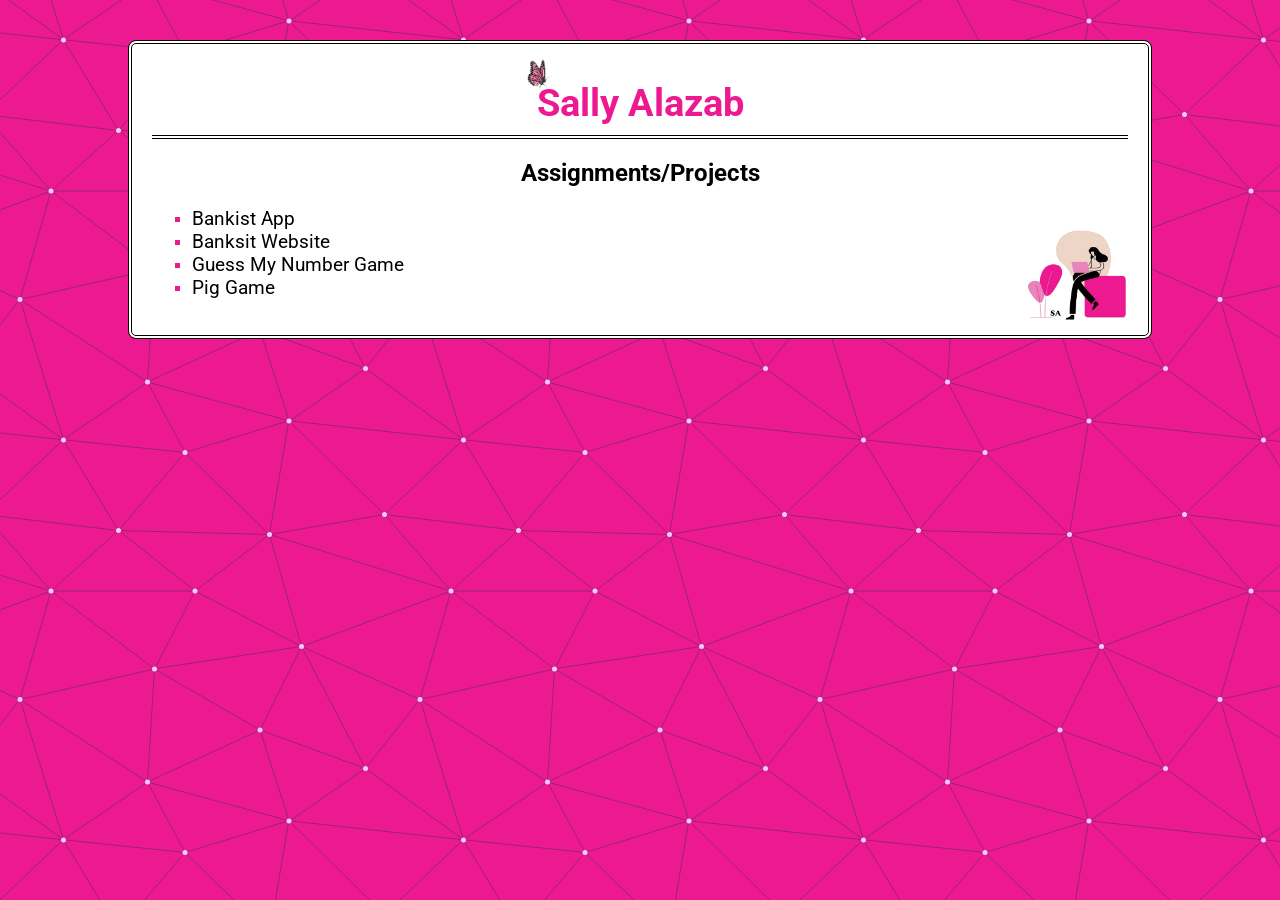
<file: index.html>
<!doctype html>
<html lang="en">
<head>
  <meta charset="utf-8">
  <title>Independent Study | Sally Alazab</title>
  <meta name="description" content="Independent Study Projects">
  <meta name="viewport" content="width=device-width, initial-scale=1.0">
  <meta name="author" content="Sally Alazab">
  <link href="assets/css/style.css" rel="stylesheet"/>
  <link rel="preconnect" href="https://fonts.googleapis.com">
  <link rel="preconnect" href="https://fonts.gstatic.com" crossorigin>
  <link href="https://fonts.googleapis.com/css2?family=Oswald:wght@200..700&family=Roboto:ital,wght@0,100;0,300;0,400;0,500;0,700;0,900;1,100;1,300;1,400;1,500;1,700;1,900&display=swap" rel="stylesheet">
</head>

<body>
  <main>
    <section class="container">
      <figure>
        <img src="assets/img/logo3.png" alt="logo">
      </figure>
      <h1>Sally Alazab</h1>
      <h2> Assignments/Projects</h2>
      <nav class="primary">
        <ul>
          <li><a href="bankist-app.index.html"> Bankist App</a></li>
          <li><a href="bankist-website.index.html"> Banksit Website</a></li>
          <li><a href="guessmynumber-game.index.html"> Guess My Number Game</a></li>
          <li><a href="pig-game.index.html"> Pig Game</a></li>
      </ul>
      </nav>
    </section>
    <footer>
      <figure>
        <img src="assets/img/logo1.png" alt="logo" >
      </figure>
    </footer>
  </main>
</body>
</html>
</file>
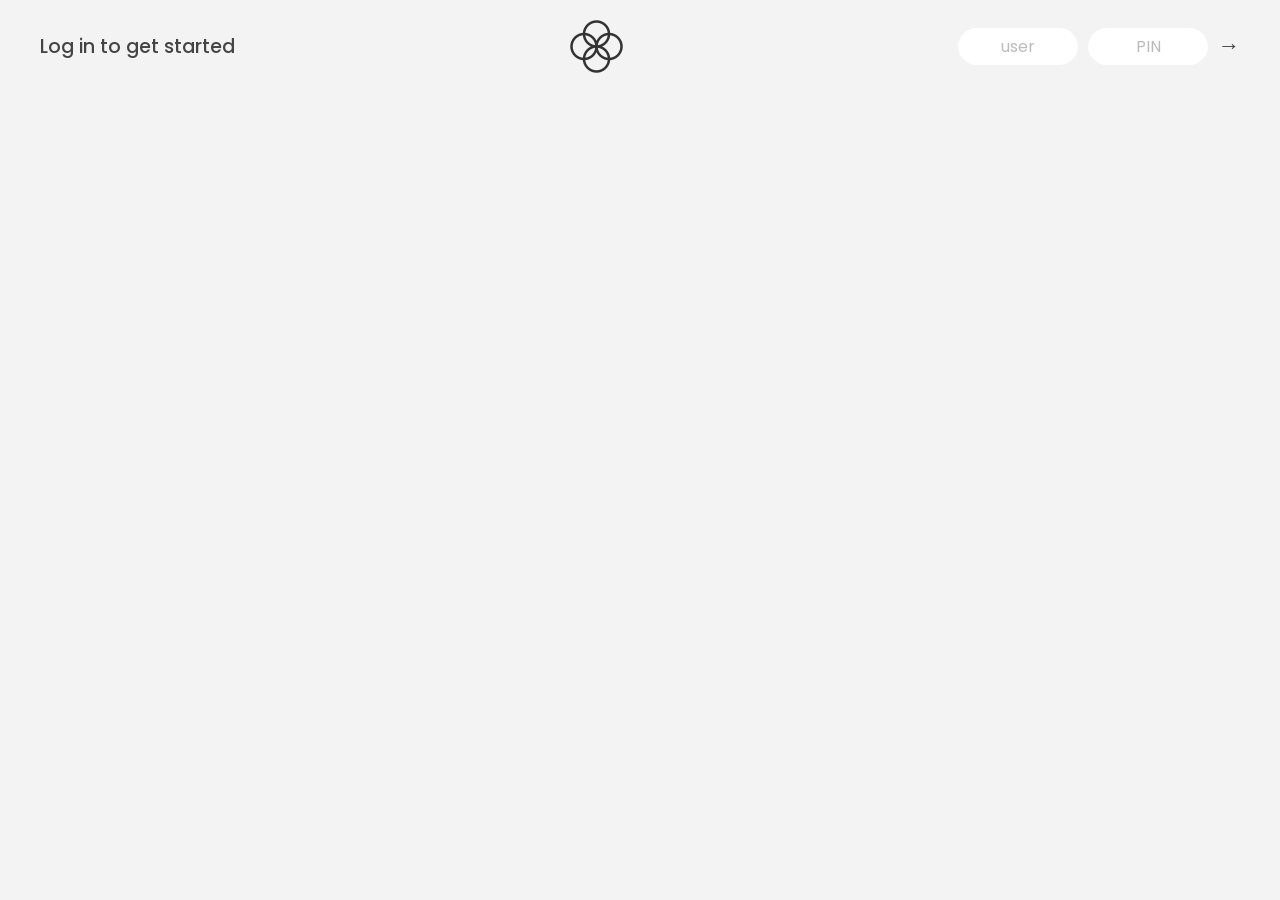
<file: bankist-app.index.html>
<!DOCTYPE html>
<html lang="en">
  <head>
    <meta charset="UTF-8" />
    <meta name="viewport" content="width=device-width, initial-scale=1.0" />
    <meta http-equiv="X-UA-Compatible" content="ie=edge" />
    <link rel="shortcut icon" type="image/png" href="assets/img/icon.png" />

    <link
      href="https://fonts.googleapis.com/css?family=Poppins:400,500,600&display=swap"
      rel="stylesheet"
    />

    <link rel="stylesheet" href="assets/css/bankist-style.css" />
    <title>Bankist</title>
  </head>
  <body>
    <!-- TOP NAVIGATION -->
    <nav>
      <p class="welcome">Log in to get started</p>
      <img src="assets/img/logo.png" alt="Logo" class="logo" />
      <form class="login">
        <input
          type="text"
          placeholder="user"
          class="login__input login__input--user"
        />
        <!-- In practice, use type="password" -->
        <input
          type="text"
          placeholder="PIN"
          maxlength="4"
          class="login__input login__input--pin"
        />
        <button class="login__btn">&rarr;</button>
      </form>
    </nav>

    <main class="app">
      <!-- BALANCE -->
      <div class="balance">
        <div>
          <p class="balance__label">Current balance</p>
          <p class="balance__date">
            As of <span class="date">05/03/2037</span>
          </p>
        </div>
        <p class="balance__value">0000€</p>
      </div>

      <!-- MOVEMENTS -->
      <div class="movements">
        <div class="movements__row">
          <div class="movements__type movements__type--deposit">2 deposit</div>
          <div class="movements__date">3 days ago</div>
          <div class="movements__value">4 000€</div>
        </div>
        <div class="movements__row">
          <div class="movements__type movements__type--withdrawal">
            1 withdrawal
          </div>
          <div class="movements__date">24/01/2037</div>
          <div class="movements__value">-378€</div>
        </div>
      </div>

      <!-- SUMMARY -->
      <div class="summary">
        <p class="summary__label">In</p>
        <p class="summary__value summary__value--in">0000€</p>
        <p class="summary__label">Out</p>
        <p class="summary__value summary__value--out">0000€</p>
        <p class="summary__label">Interest</p>
        <p class="summary__value summary__value--interest">0000€</p>
        <button class="btn--sort">&downarrow; SORT</button>
      </div>

      <!-- OPERATION: TRANSFERS -->
      <div class="operation operation--transfer">
        <h2>Transfer money</h2>
        <form class="form form--transfer">
          <input type="text" class="form__input form__input--to" />
          <input type="number" class="form__input form__input--amount" />
          <button class="form__btn form__btn--transfer">&rarr;</button>
          <label class="form__label">Transfer to</label>
          <label class="form__label">Amount</label>
        </form>
      </div>

      <!-- OPERATION: LOAN -->
      <div class="operation operation--loan">
        <h2>Request loan</h2>
        <form class="form form--loan">
          <input type="number" class="form__input form__input--loan-amount" />
          <button class="form__btn form__btn--loan">&rarr;</button>
          <label class="form__label form__label--loan">Amount</label>
        </form>
      </div>

      <!-- OPERATION: CLOSE -->
      <div class="operation operation--close">
        <h2>Close account</h2>
        <form class="form form--close">
          <input type="text" class="form__input form__input--user" />
          <input
            type="password"
            maxlength="6"
            class="form__input form__input--pin"
          />
          <button class="form__btn form__btn--close">&rarr;</button>
          <label class="form__label">Confirm user</label>
          <label class="form__label">Confirm PIN</label>
        </form>
      </div>

      <!-- LOGOUT TIMER -->
      <p class="logout-timer">
        You will be logged out in <span class="timer">05:00</span>
      </p>
    </main>

    <!-- <footer>
      &copy; by Jonas Schmedtmann. Don't claim as your own :)
    </footer> -->

    <script src="assets/js/bankist-script.js"></script>
  </body>
</html>
</file>
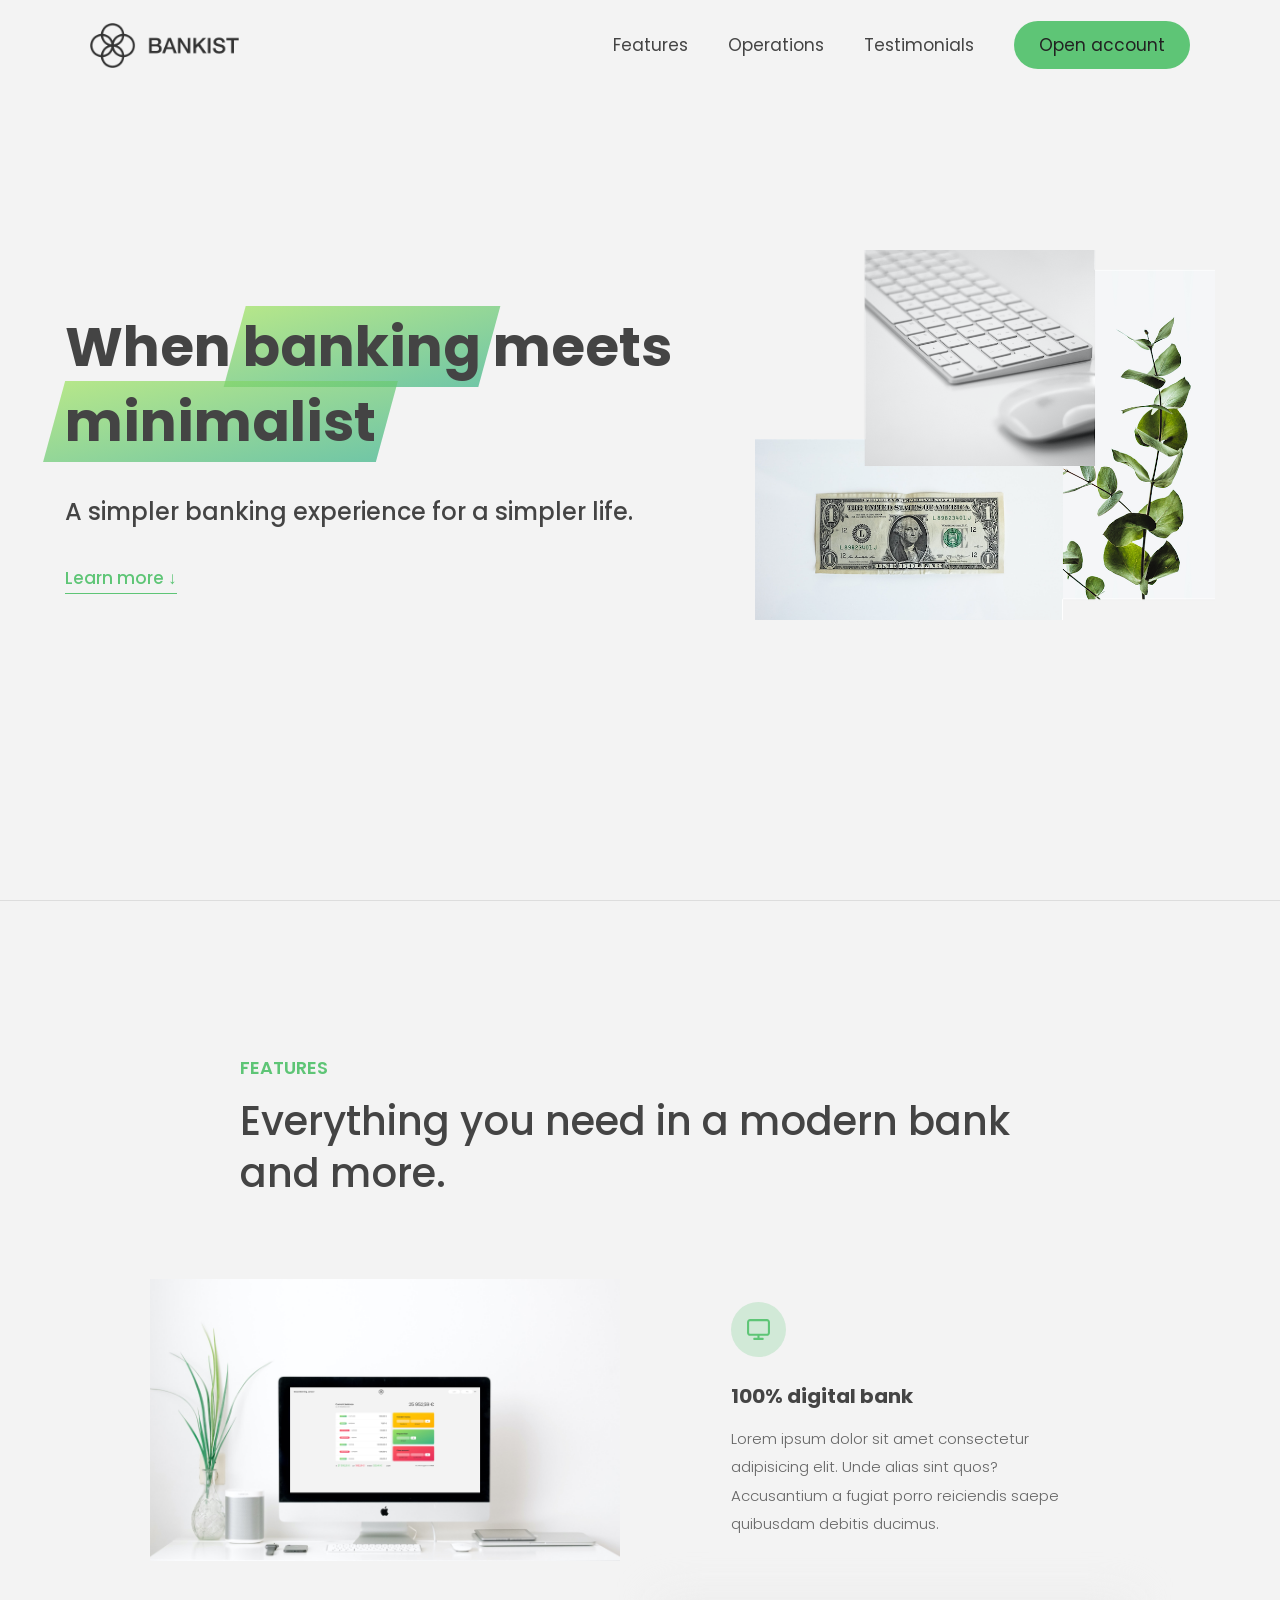
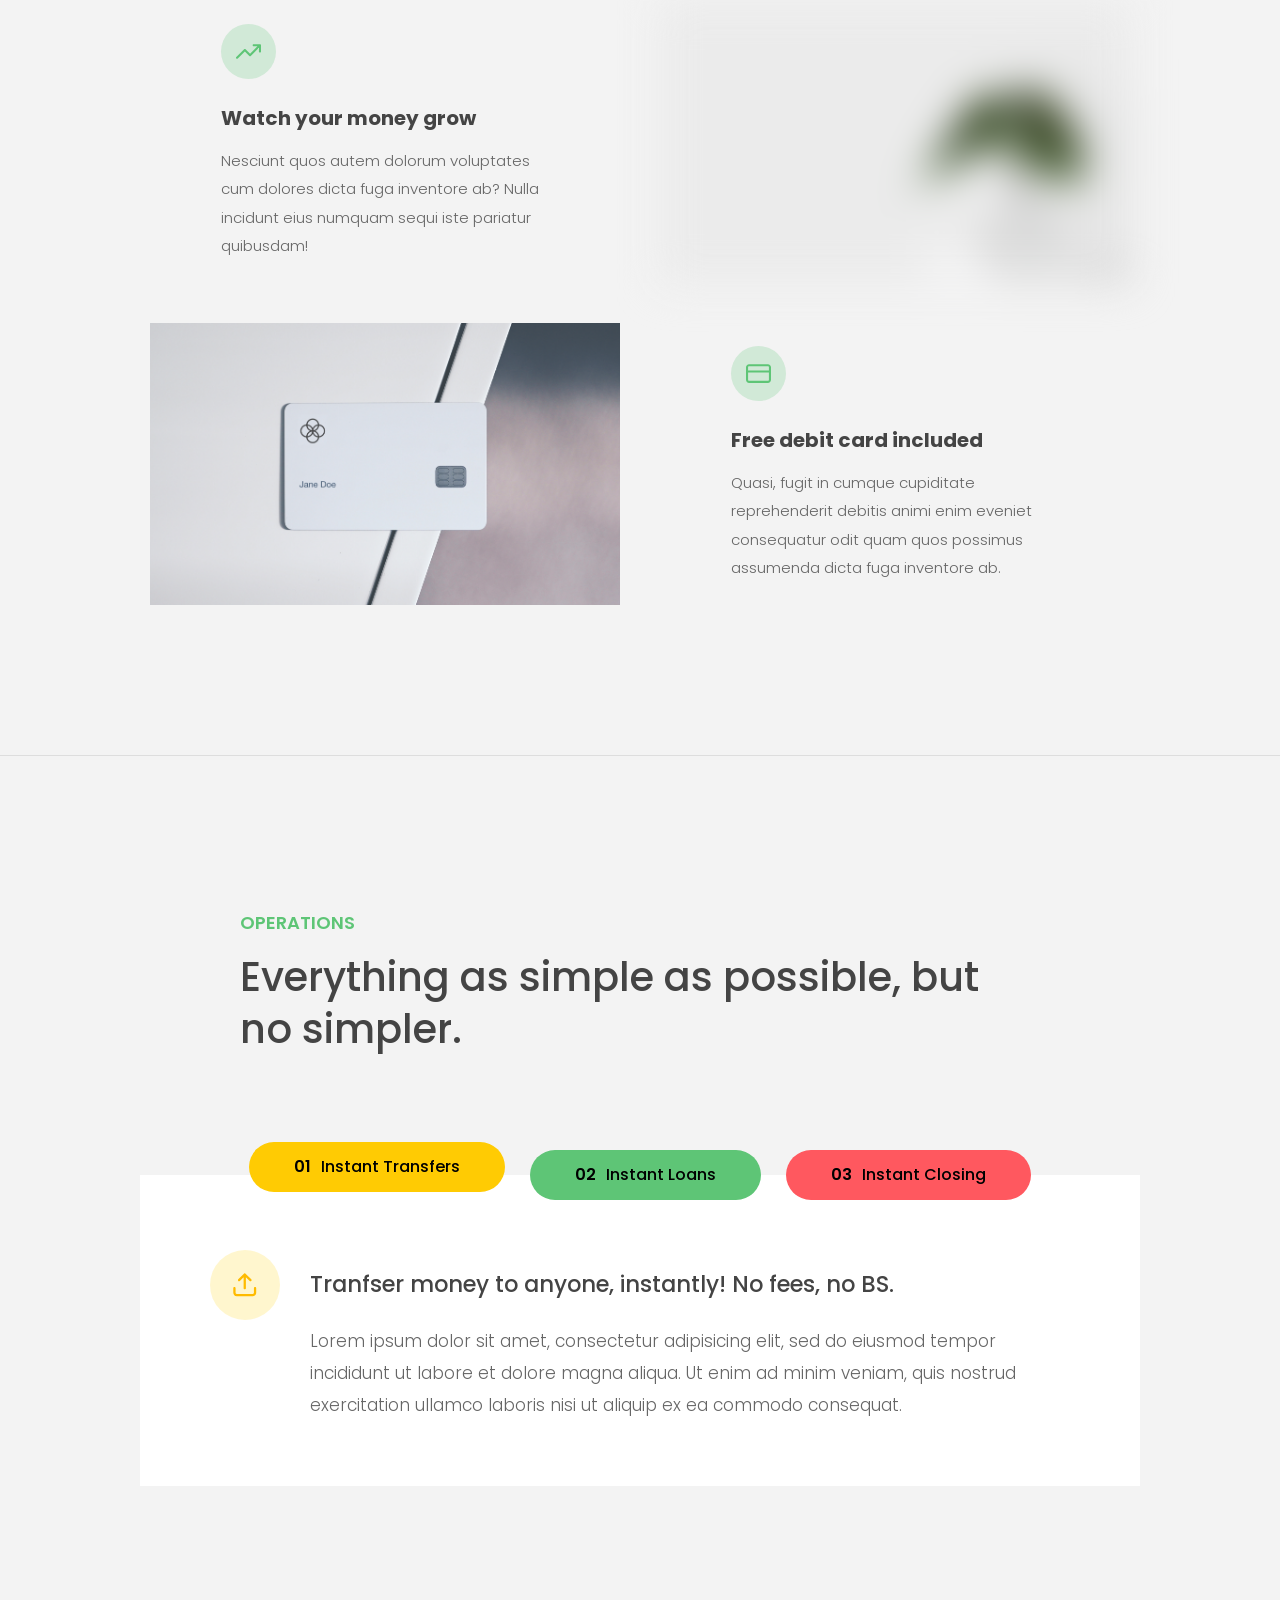
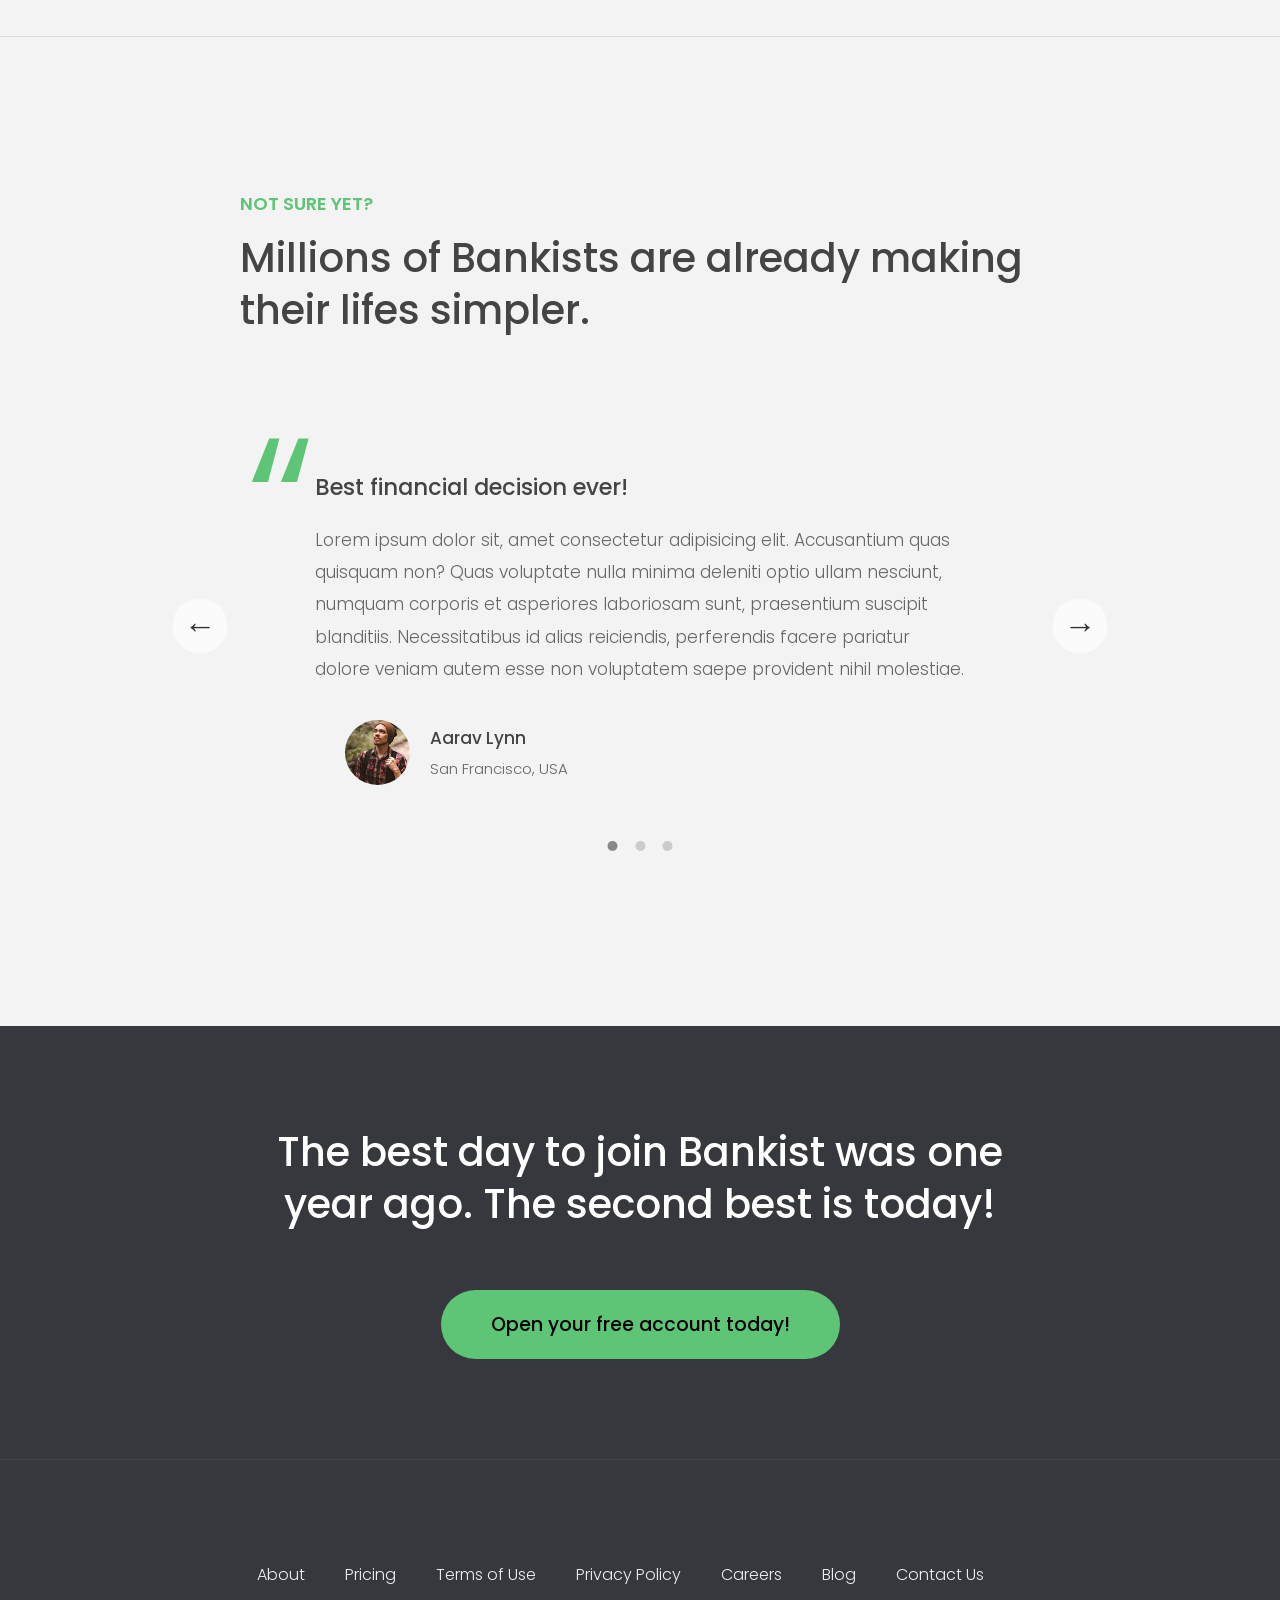
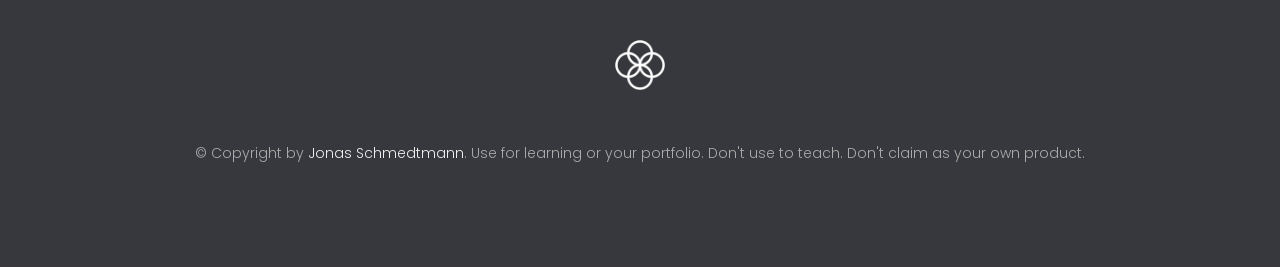
<file: bankist-website.index.html>
<!DOCTYPE html>
<html lang="en">
  <head>
    <meta charset="UTF-8" />
    <meta name="viewport" content="width=device-width, initial-scale=1.0" />
    <meta http-equiv="X-UA-Compatible" content="ie=edge" />
    <link rel="shortcut icon" type="image/png" href="assets/img/icon.png" />

    <link
      href="https://fonts.googleapis.com/css?family=Poppins:300,400,500,600&display=swap"
      rel="stylesheet"
    />
    <link rel="stylesheet" href="assets/css/bankist-website.css" />
    <title>Bankist | When Banking meets Minimalist</title>

    <script defer src="assets/js/bankist-website-script.js"></script>
  </head>
  <body>
    <header class="header">
      <nav class="nav">
        <img
          src="assets/img/logow.png"
          alt="Bankist logo"
          class="nav__logo"
          id="logo"
          designer="Jonas"
          data-version-number="3.0"
        />
        <ul class="nav__links">
          <li class="nav__item">
            <a class="nav__link" href="#section--1">Features</a>
          </li>
          <li class="nav__item">
            <a class="nav__link" href="#section--2">Operations</a>
          </li>
          <li class="nav__item">
            <a class="nav__link" href="#section--3">Testimonials</a>
          </li>
          <li class="nav__item">
            <a class="nav__link nav__link--btn btn--show-modal" href="#"
              >Open account</a
            >
          </li>
        </ul>
      </nav>

      <div class="header__title">
        <!-- <h1 onclick="alert('HTML alert')"> -->
        <h1>
          When
          <!-- Green highlight effect -->
          <span class="highlight">banking</span>
          meets<br />
          <span class="highlight">minimalist</span>
        </h1>
        <h4>A simpler banking experience for a simpler life.</h4>
        <button class="btn--text btn--scroll-to">Learn more &DownArrow;</button>
        <img
          src="assets/img/hero.png"
          class="header__img"
          alt="Minimalist bank items"
        />
      </div>
    </header>

    <section class="section" id="section--1">
      <div class="section__title">
        <h2 class="section__description">Features</h2>
        <h3 class="section__header">
          Everything you need in a modern bank and more.
        </h3>
      </div>

      <div class="features">
        <img
          src="assets/img/digital-lazy.jpg"
          data-src="assets/img/digital.jpg"
          alt="Computer"
          class="features__img lazy-img"
        />
        <div class="features__feature">
          <div class="features__icon">
            <svg>
              <use xlink:href="assets/img/icons.svg#icon-monitor"></use>
            </svg>
          </div>
          <h5 class="features__header">100% digital bank</h5>
          <p>
            Lorem ipsum dolor sit amet consectetur adipisicing elit. Unde alias
            sint quos? Accusantium a fugiat porro reiciendis saepe quibusdam
            debitis ducimus.
          </p>
        </div>

        <div class="features__feature">
          <div class="features__icon">
            <svg>
              <use xlink:href="assets/img/icons.svg#icon-trending-up"></use>
            </svg>
          </div>
          <h5 class="features__header">Watch your money grow</h5>
          <p>
            Nesciunt quos autem dolorum voluptates cum dolores dicta fuga
            inventore ab? Nulla incidunt eius numquam sequi iste pariatur
            quibusdam!
          </p>
        </div>
        <img
          src="assets/img/grow-lazy.jpg"
          data-src="assets/img/grow.jpg"
          alt="Plant"
          class="features__img lazy-img"
        />

        <img
          src="assets/img/card-lazy.jpg"
          data-src="assets/img/card.jpg"
          alt="Credit card"
          class="features__img lazy-img"
        />
        <div class="features__feature">
          <div class="features__icon">
            <svg>
              <use xlink:href="assets/img/icons.svg#icon-credit-card"></use>
            </svg>
          </div>
          <h5 class="features__header">Free debit card included</h5>
          <p>
            Quasi, fugit in cumque cupiditate reprehenderit debitis animi enim
            eveniet consequatur odit quam quos possimus assumenda dicta fuga
            inventore ab.
          </p>
        </div>
      </div>
    </section>

    <section class="section" id="section--2">
      <div class="section__title">
        <h2 class="section__description">Operations</h2>
        <h3 class="section__header">
          Everything as simple as possible, but no simpler.
        </h3>
      </div>

      <div class="operations">
        <div class="operations__tab-container">
          <button
            class="btn operations__tab operations__tab--1 operations__tab--active"
            data-tab="1"
          >
            <span>01</span>Instant Transfers
          </button>
          <button class="btn operations__tab operations__tab--2" data-tab="2">
            <span>02</span>Instant Loans
          </button>
          <button class="btn operations__tab operations__tab--3" data-tab="3">
            <span>03</span>Instant Closing
          </button>
        </div>
        <div
          class="operations__content operations__content--1 operations__content--active"
        >
          <div class="operations__icon operations__icon--1">
            <svg>
              <use xlink:href="assets/img/icons.svg#icon-upload"></use>
            </svg>
          </div>
          <h5 class="operations__header">
            Tranfser money to anyone, instantly! No fees, no BS.
          </h5>
          <p>
            Lorem ipsum dolor sit amet, consectetur adipisicing elit, sed do
            eiusmod tempor incididunt ut labore et dolore magna aliqua. Ut enim
            ad minim veniam, quis nostrud exercitation ullamco laboris nisi ut
            aliquip ex ea commodo consequat.
          </p>
        </div>

        <div class="operations__content operations__content--2">
          <div class="operations__icon operations__icon--2">
            <svg>
              <use xlink:href="assets/img/icons.svg#icon-home"></use>
            </svg>
          </div>
          <h5 class="operations__header">
            Buy a home or make your dreams come true, with instant loans.
          </h5>
          <p>
            Duis aute irure dolor in reprehenderit in voluptate velit esse
            cillum dolore eu fugiat nulla pariatur. Excepteur sint occaecat
            cupidatat non proident, sunt in culpa qui officia deserunt mollit
            anim id est laborum.
          </p>
        </div>
        <div class="operations__content operations__content--3">
          <div class="operations__icon operations__icon--3">
            <svg>
              <use xlink:href="assets/img/icons.svg#icon-user-x"></use>
            </svg>
          </div>
          <h5 class="operations__header">
            No longer need your account? No problem! Close it instantly.
          </h5>
          <p>
            Excepteur sint occaecat cupidatat non proident, sunt in culpa qui
            officia deserunt mollit anim id est laborum. Ut enim ad minim
            veniam, quis nostrud exercitation ullamco laboris nisi ut aliquip ex
            ea commodo consequat.
          </p>
        </div>
      </div>
    </section>

    <section class="section" id="section--3">
      <div class="section__title section__title--testimonials">
        <h2 class="section__description">Not sure yet?</h2>
        <h3 class="section__header">
          Millions of Bankists are already making their lifes simpler.
        </h3>
      </div>

      <div class="slider">
        <div class="slide">
          <div class="testimonial">
            <h5 class="testimonial__header">Best financial decision ever!</h5>
            <blockquote class="testimonial__text">
              Lorem ipsum dolor sit, amet consectetur adipisicing elit.
              Accusantium quas quisquam non? Quas voluptate nulla minima
              deleniti optio ullam nesciunt, numquam corporis et asperiores
              laboriosam sunt, praesentium suscipit blanditiis. Necessitatibus
              id alias reiciendis, perferendis facere pariatur dolore veniam
              autem esse non voluptatem saepe provident nihil molestiae.
            </blockquote>
            <address class="testimonial__author">
              <img src="assets/img/user-1.jpg" alt="" class="testimonial__photo" />
              <h6 class="testimonial__name">Aarav Lynn</h6>
              <p class="testimonial__location">San Francisco, USA</p>
            </address>
          </div>
        </div>

        <div class="slide">
          <div class="testimonial">
            <h5 class="testimonial__header">
              The last step to becoming a complete minimalist
            </h5>
            <blockquote class="testimonial__text">
              Quisquam itaque deserunt ullam, quia ea repellendus provident,
              ducimus neque ipsam modi voluptatibus doloremque, corrupti
              laborum. Incidunt numquam perferendis veritatis neque repellendus.
              Lorem, ipsum dolor sit amet consectetur adipisicing elit. Illo
              deserunt exercitationem deleniti.
            </blockquote>
            <address class="testimonial__author">
              <img src="assets/img/user-2.jpg" alt="" class="testimonial__photo" />
              <h6 class="testimonial__name">Miyah Miles</h6>
              <p class="testimonial__location">London, UK</p>
            </address>
          </div>
        </div>

        <div class="slide">
          <div class="testimonial">
            <h5 class="testimonial__header">
              Finally free from old-school banks
            </h5>
            <blockquote class="testimonial__text">
              Debitis, nihil sit minus suscipit magni aperiam vel tenetur
              incidunt commodi architecto numquam omnis nulla autem,
              necessitatibus blanditiis modi similique quidem. Odio aliquam
              culpa dicta beatae quod maiores ipsa minus consequatur error sunt,
              deleniti saepe aliquid quos inventore sequi. Necessitatibus id
              alias reiciendis, perferendis facere.
            </blockquote>
            <address class="testimonial__author">
              <img src="assets/img/user-3.jpg" alt="" class="testimonial__photo" />
              <h6 class="testimonial__name">Francisco Gomes</h6>
              <p class="testimonial__location">Lisbon, Portugal</p>
            </address>
          </div>
        </div>

        <button class="slider__btn slider__btn--left">&larr;</button>
        <button class="slider__btn slider__btn--right">&rarr;</button>
        <div class="dots"></div>
      </div>
    </section>

    <section class="section section--sign-up">
      <div class="section__title">
        <h3 class="section__header">
          The best day to join Bankist was one year ago. The second best is
          today!
        </h3>
      </div>
      <button class="btn btn--show-modal">Open your free account today!</button>
    </section>

    <footer class="footer">
      <ul class="footer__nav">
        <li class="footer__item">
          <a class="footer__link" href="#">About</a>
        </li>
        <li class="footer__item">
          <a class="footer__link" href="#">Pricing</a>
        </li>
        <li class="footer__item">
          <a class="footer__link" href="#">Terms of Use</a>
        </li>
        <li class="footer__item">
          <a class="footer__link" href="#">Privacy Policy</a>
        </li>
        <li class="footer__item">
          <a class="footer__link" href="#">Careers</a>
        </li>
        <li class="footer__item">
          <a class="footer__link" href="#">Blog</a>
        </li>
        <li class="footer__item">
          <a class="footer__link" href="#">Contact Us</a>
        </li>
      </ul>
      <img src="assets/img/icon.png" alt="Logo" class="footer__logo" />
      <p class="footer__copyright">
        &copy; Copyright by
        <a
          class="footer__link twitter-link"
          target="_blank"
          href="https://twitter.com/jonasschmedtman"
          >Jonas Schmedtmann</a
        >. Use for learning or your portfolio. Don't use to teach. Don't claim
        as your own product.
      </p>
    </footer>

    <div class="modal hidden">
      <button class="btn--close-modal">&times;</button>
      <h2 class="modal__header">
        Open your bank account <br />
        in just <span class="highlight">5 minutes</span>
      </h2>
      <form class="modal__form">
        <label>First Name</label>
        <input type="text" />
        <label>Last Name</label>
        <input type="text" />
        <label>Email Address</label>
        <input type="email" />
        <button class="btn">Next step &rarr;</button>
      </form>
    </div>
    <div class="overlay hidden"></div>

    <!-- <script src="script.js"></script> -->
  </body>
</html>
</file>
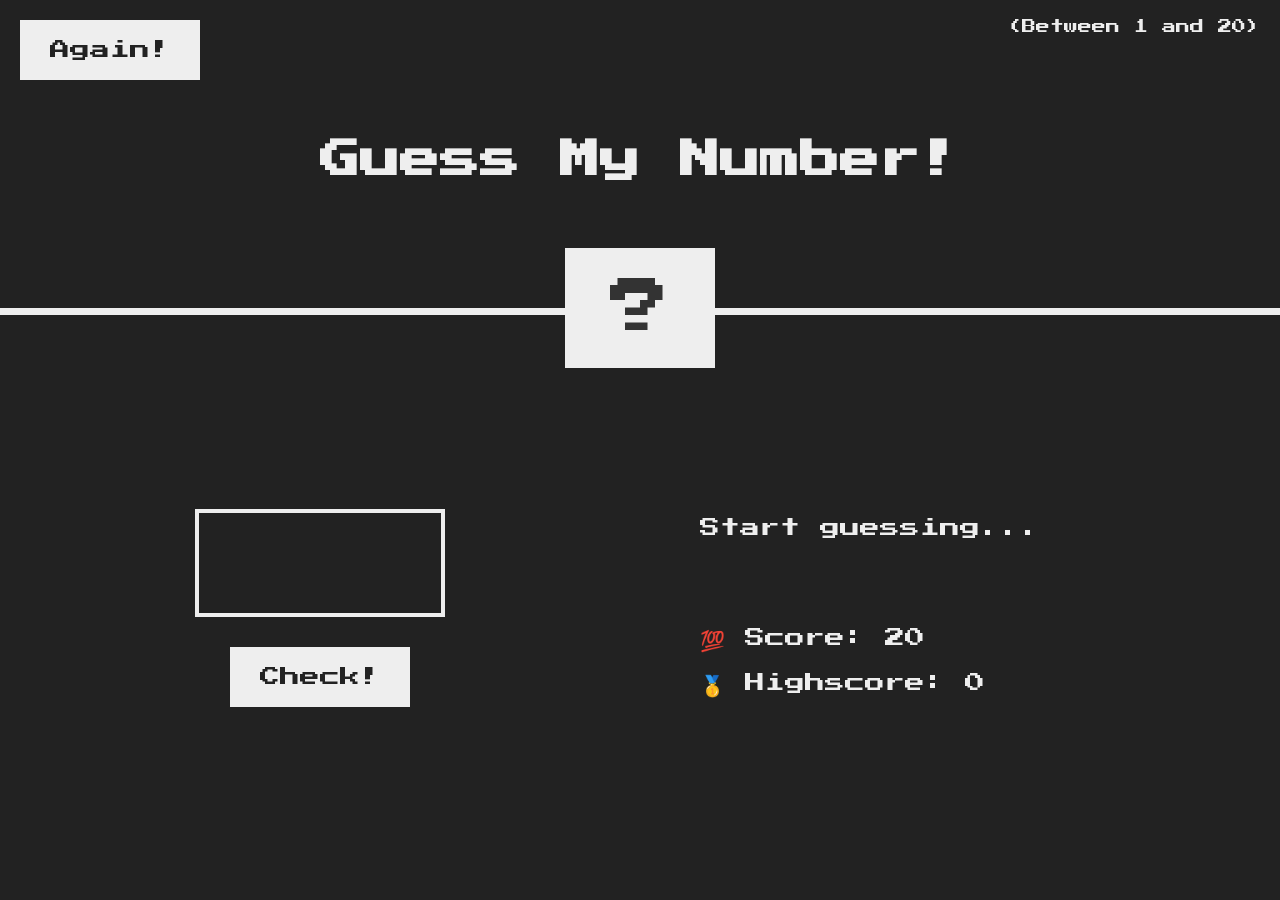
<file: guessmynumber-game.index.html>
<!DOCTYPE html>
<html lang="en">
  <head>
    <meta charset="UTF-8" />
    <meta name="viewport" content="width=device-width, initial-scale=1.0" />
    <meta http-equiv="X-UA-Compatible" content="ie=edge" />
    <link rel="stylesheet" href="assets/css/number-game-style.css" />
    <title>Guess My Number!</title>
  </head>
  <body>
    <header>
      <h1>Guess My Number!</h1>
      <p class="between">(Between 1 and 20)</p>
      <button class="btn again">Again!</button>
      <div class="number">?</div>
    </header>
    <main>
      <section class="left">
        <input type="number" class="guess" />
        <button class="btn check">Check!</button>
      </section>
      <section class="right">
        <p class="message">Start guessing...</p>
        <p class="label-score">💯 Score: <span class="score">20</span></p>
        <p class="label-highscore">
          🥇 Highscore: <span class="highscore">0</span>
        </p>
      </section>
    </main>
    <script src="assets/js/number-game-script.js"></script>
  </body>
</html>
</file>
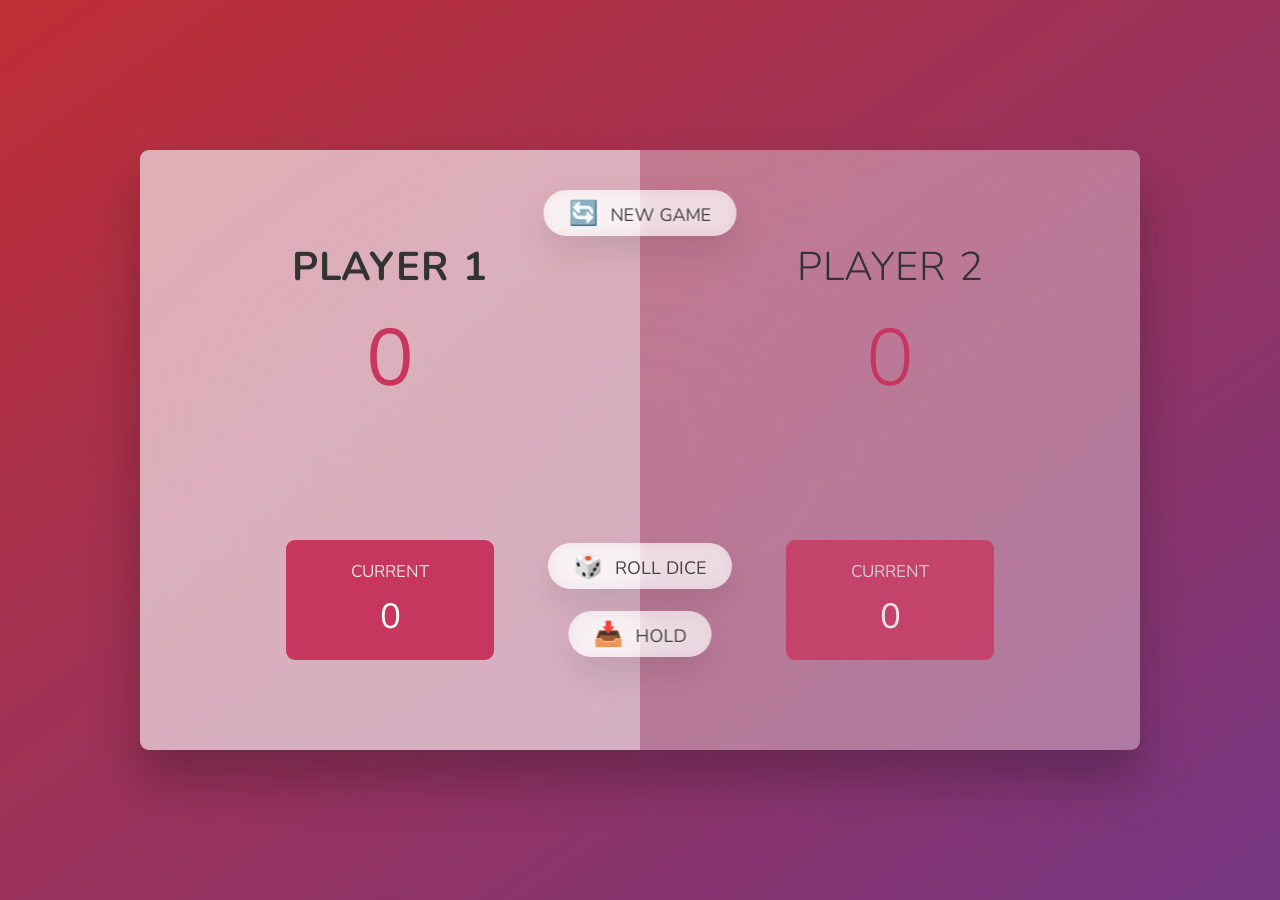
<file: pig-game.index.html>
<!DOCTYPE html>
<html lang="en">
  <head>
    <meta charset="UTF-8" />
    <meta name="viewport" content="width=device-width, initial-scale=1.0" />
    <meta http-equiv="X-UA-Compatible" content="ie=edge" />
    <link rel="stylesheet" href="assets/css/pig-game-style.css" />
    <title>Pig Game</title>
  </head>
  <body>
    <main>
      <section class="player player--0 player--active">
        <h2 class="name" id="name--0">Player 1</h2>
        <p class="score" id="score--0">43</p>
        <div class="current">
          <p class="current-label">Current</p>
          <p class="current-score" id="current--0">0</p>
        </div>
      </section>
      <section class="player player--1">
        <h2 class="name" id="name--1">Player 2</h2>
        <p class="score" id="score--1">24</p>
        <div class="current">
          <p class="current-label">Current</p>
          <p class="current-score" id="current--1">0</p>
        </div>
      </section>

      <img src="dice-5.png" alt="Playing dice" class="dice" />
      <button class="btn btn--new">🔄 New game</button>
      <button class="btn btn--roll">🎲 Roll dice</button>
      <button class="btn btn--hold">📥 Hold</button>
    </main>
    <script src="assets/js/pig-game-script.js"></script>
  </body>
</html>
</file>
<file: assets/css/style.css>
/*
Color Scheme:
#E972ED
#ED7772
#ED72AB
#C072ED
#ED8C72
#E62099
*/

html {
  box-sizing: border-box;
}
*, *:before, *:after {
  box-sizing: inherit;
}

img{
  max-width: 100%;
}

/*---------------- Utility Classes ----------------*/


body{
font-family: "Roboto", sans-serif;
background-color: #EC1991;
background-image: url("data:image/svg+xml,%3Csvg xmlns='http://www.w3.org/2000/svg' width='400' height='400' viewBox='0 0 800 800'%3E%3Cg fill='none' stroke='%23492C46' stroke-width='1'%3E%3Cpath d='M769 229L1037 260.9M927 880L731 737 520 660 309 538 40 599 295 764 126.5 879.5 40 599-197 493 102 382-31 229 126.5 79.5-69-63'/%3E%3Cpath d='M-31 229L237 261 390 382 603 493 308.5 537.5 101.5 381.5M370 905L295 764'/%3E%3Cpath d='M520 660L578 842 731 737 840 599 603 493 520 660 295 764 309 538 390 382 539 269 769 229 577.5 41.5 370 105 295 -36 126.5 79.5 237 261 102 382 40 599 -69 737 127 880'/%3E%3Cpath d='M520-140L578.5 42.5 731-63M603 493L539 269 237 261 370 105M902 382L539 269M390 382L102 382'/%3E%3Cpath d='M-222 42L126.5 79.5 370 105 539 269 577.5 41.5 927 80 769 229 902 382 603 493 731 737M295-36L577.5 41.5M578 842L295 764M40-201L127 80M102 382L-261 269'/%3E%3C/g%3E%3Cg fill='%23F4CCFF'%3E%3Ccircle cx='769' cy='229' r='5'/%3E%3Ccircle cx='539' cy='269' r='5'/%3E%3Ccircle cx='603' cy='493' r='5'/%3E%3Ccircle cx='731' cy='737' r='5'/%3E%3Ccircle cx='520' cy='660' r='5'/%3E%3Ccircle cx='309' cy='538' r='5'/%3E%3Ccircle cx='295' cy='764' r='5'/%3E%3Ccircle cx='40' cy='599' r='5'/%3E%3Ccircle cx='102' cy='382' r='5'/%3E%3Ccircle cx='127' cy='80' r='5'/%3E%3Ccircle cx='370' cy='105' r='5'/%3E%3Ccircle cx='578' cy='42' r='5'/%3E%3Ccircle cx='237' cy='261' r='5'/%3E%3Ccircle cx='390' cy='382' r='5'/%3E%3C/g%3E%3C/svg%3E");
}


.container{
  padding: auto;
  margin:auto;
}

.container figure img{
  width: 50px;
  height: 50px;
  position: absolute;
  top: 50px;
  right: 720px;
}

main{
  background-color: #ffffff;
  width: 80vw;
  margin: 40px auto;
  padding: 20px;
  border: 4px  double #000000;
  border-radius: 8px;
}

.container h1{
  text-align: center;
  font-size: 2.4rem;  
  padding-bottom: 10px;
  margin: 0;
  border-bottom: 4px  double #000000;
  color: #ec1991;
}

.container h2{
  text-align: center;
}

.primary ul{
  list-style-type: square;
  color:#ec1991;
}
.container nav ul li a{
  text-decoration: none;
  font-size: 1.2rem;
  color: #000000;

}

.container nav a:hover{
  text-decoration: underline;
  color: #ec1991;
}

footer figure img{
  width: 120px;
  height: 120px;
  float: right;
  margin-top: -100px;
  margin-right: -50px;
}

/*
@media screen and (max-width:620px){
  .container figure img{
      position:absolute;
      right: 330px;
      top:50px;
  }

  .container h2{
    font-size: 1.3rem;
  }

}

@media screen and (max-width:820px){
  .container figure img{
    position:absolute;
    right: 400px;
    top:50px;
  }
}

@media screen and (min-width:1600px){
  main{
    width:80vw;
  }

  
}
*/
</file>
<file: assets/css/bankist-style.css>
/* Bankist app
 */

*{
  margin: 0;
  padding: 0;
  box-sizing: inherit;
}

html {
  font-size: 62.5%;
  box-sizing: border-box;
}

body {
  font-family: 'Poppins', sans-serif;
  color: #444;
  background-color: #f3f3f3;
  height: 100vh;
  padding: 2rem;
}

nav {
  display: flex;
  justify-content: space-between;
  align-items: center;
  padding: 0 2rem;
}

.welcome {
  font-size: 1.9rem;
  font-weight: 500;
}

.logo {
  height: 5.25rem;
}

.login {
  display: flex;
}

.login__input {
  border: none;
  padding: 0.5rem 2rem;
  font-size: 1.6rem;
  font-family: inherit;
  text-align: center;
  width: 12rem;
  border-radius: 10rem;
  margin-right: 1rem;
  color: inherit;
  border: 1px solid #fff;
  transition: all 0.3s;
}

.login__input:focus {
  outline: none;
  border: 1px solid #ccc;
}

.login__input::placeholder {
  color: #bbb;
}

.login__btn {
  border: none;
  background: none;
  font-size: 2.2rem;
  color: inherit;
  cursor: pointer;
  transition: all 0.3s;
}

.login__btn:hover,
.login__btn:focus,
.btn--sort:hover,
.btn--sort:focus {
  outline: none;
  color: #777;
}

/* MAIN */
.app {
  position: relative;
  max-width: 100rem;
  margin: 4rem auto;
  display: grid;
  grid-template-columns: 4fr 3fr;
  grid-template-rows: auto repeat(3, 15rem) auto;
  gap: 2rem;

  /* NOTE This creates the fade in/out anumation */
  opacity: 0;
  transition: all 1s;
}

.balance {
  grid-column: 1 / span 2;
  display: flex;
  align-items: flex-end;
  justify-content: space-between;
  margin-bottom: 2rem;
}

.balance__label {
  font-size: 2.2rem;
  font-weight: 500;
  margin-bottom: -0.2rem;
}

.balance__date {
  font-size: 1.4rem;
  color: #888;
}

.balance__value {
  font-size: 4.5rem;
  font-weight: 400;
}

/* MOVEMENTS */
.movements {
  grid-row: 2 / span 3;
  background-color: #fff;
  border-radius: 1rem;
  overflow: scroll;
}

.movements__row {
  padding: 2.25rem 4rem;
  display: flex;
  align-items: center;
  border-bottom: 1px solid #eee;
}

.movements__type {
  font-size: 1.1rem;
  text-transform: uppercase;
  font-weight: 500;
  color: #fff;
  padding: 0.1rem 1rem;
  border-radius: 10rem;
  margin-right: 2rem;
}

.movements__date {
  font-size: 1.1rem;
  text-transform: uppercase;
  font-weight: 500;
  color: #666;
}

.movements__type--deposit {
  background-image: linear-gradient(to top left, #39b385, #9be15d);
}

.movements__type--withdrawal {
  background-image: linear-gradient(to top left, #e52a5a, #ff585f);
}

.movements__value {
  font-size: 1.7rem;
  margin-left: auto;
}

/* SUMMARY */
.summary {
  grid-row: 5 / 6;
  display: flex;
  align-items: baseline;
  padding: 0 0.3rem;
  margin-top: 1rem;
}

.summary__label {
  font-size: 1.2rem;
  font-weight: 500;
  text-transform: uppercase;
  margin-right: 0.8rem;
}

.summary__value {
  font-size: 2.2rem;
  margin-right: 2.5rem;
}

.summary__value--in,
.summary__value--interest {
  color: #66c873;
}

.summary__value--out {
  color: #f5465d;
}

.btn--sort {
  margin-left: auto;
  border: none;
  background: none;
  font-size: 1.3rem;
  font-weight: 500;
  cursor: pointer;
}

/* OPERATIONS */
.operation {
  border-radius: 1rem;
  padding: 3rem 4rem;
  color: #333;
}

.operation--transfer {
  background-image: linear-gradient(to top left, #ffb003, #ffcb03);
}

.operation--loan {
  background-image: linear-gradient(to top left, #39b385, #9be15d);
}

.operation--close {
  background-image: linear-gradient(to top left, #e52a5a, #ff585f);
}

h2 {
  margin-bottom: 1.5rem;
  font-size: 1.7rem;
  font-weight: 600;
  color: #333;
}

.form {
  display: grid;
  grid-template-columns: 2.5fr 2.5fr 1fr;
  grid-template-rows: auto auto;
  gap: 0.4rem 1rem;
}

/* Exceptions for interst */
.form.form--loan {
  grid-template-columns: 2.5fr 1fr 2.5fr;
}
.form__label--loan {
  grid-row: 2;
}
/* End exceptions */

.form__input {
  width: 100%;
  border: none;
  background-color: rgba(255, 255, 255, 0.4);
  font-family: inherit;
  font-size: 1.5rem;
  text-align: center;
  color: #333;
  padding: 0.3rem 1rem;
  border-radius: 0.7rem;
  transition: all 0.3s;
}

.form__input:focus {
  outline: none;
  background-color: rgba(255, 255, 255, 0.6);
}

.form__label {
  font-size: 1.3rem;
  text-align: center;
}

.form__btn {
  border: none;
  border-radius: 0.7rem;
  font-size: 1.8rem;
  background-color: #fff;
  cursor: pointer;
  transition: all 0.3s;
}

.form__btn:focus {
  outline: none;
  background-color: rgba(255, 255, 255, 0.8);
}

.logout-timer {
  padding: 0 0.3rem;
  margin-top: 1.9rem;
  text-align: right;
  font-size: 1.25rem;
}

.timer {
  font-weight: 600;
}
</file>
<file: assets/css/bankist-website.css>
/* The page is NOT responsive. You can implement responsiveness yourself if you wanna have some fun 😃 */

:root {
  --color-primary: #5ec576;
  --color-secondary: #ffcb03;
  --color-tertiary: #ff585f;
  --color-primary-darker: #4bbb7d;
  --color-secondary-darker: #ffbb00;
  --color-tertiary-darker: #fd424b;
  --color-primary-opacity: #5ec5763a;
  --color-secondary-opacity: #ffcd0331;
  --color-tertiary-opacity: #ff58602d;
  --gradient-primary: linear-gradient(to top left, #39b385, #9be15d);
  --gradient-secondary: linear-gradient(to top left, #ffb003, #ffcb03);
}

* {
  margin: 0;
  padding: 0;
  box-sizing: inherit;
}

html {
  font-size: 62.5%;
  box-sizing: border-box;
}

body {
  font-family: 'Poppins', sans-serif;
  font-weight: 300;
  color: #444;
  line-height: 1.9;
  background-color: #f3f3f3;
}

/* GENERAL ELEMENTS */
.section {
  padding: 15rem 3rem;
  border-top: 1px solid #ddd;

  transition: transform 1s, opacity 1s;
}

.section--hidden {
  opacity: 0;
  transform: translateY(8rem);
}

.section__title {
  max-width: 80rem;
  margin: 0 auto 8rem auto;
}

.section__description {
  font-size: 1.8rem;
  font-weight: 600;
  text-transform: uppercase;
  color: var(--color-primary);
  margin-bottom: 1rem;
}

.section__header {
  font-size: 4rem;
  line-height: 1.3;
  font-weight: 500;
}

.btn {
  display: inline-block;
  background-color: var(--color-primary);
  font-size: 1.6rem;
  font-family: inherit;
  font-weight: 500;
  border: none;
  padding: 1.25rem 4.5rem;
  border-radius: 10rem;
  cursor: pointer;
  transition: all 0.3s;
}

.btn:hover {
  background-color: var(--color-primary-darker);
}

.btn--text {
  display: inline-block;
  background: none;
  font-size: 1.7rem;
  font-family: inherit;
  font-weight: 500;
  color: var(--color-primary);
  border: none;
  border-bottom: 1px solid currentColor;
  padding-bottom: 2px;
  cursor: pointer;
  transition: all 0.3s;
}

p {
  color: #666;
}

/* This is BAD for accessibility! Don't do in the real world! */
button:focus {
  outline: none;
}

img {
  transition: filter 0.5s;
}

.lazy-img {
  filter: blur(20px);
}

/* NAVIGATION */
.nav {
  display: flex;
  justify-content: space-between;
  align-items: center;
  height: 9rem;
  width: 100%;
  padding: 0 6rem;
  z-index: 100;
}

/* nav and stickly class at the same time */
.nav.sticky {
  position: fixed;
  background-color: rgba(255, 255, 255, 0.95);
}

.nav__logo {
  height: 4.5rem;
  transition: all 0.3s;
}

.nav__links {
  display: flex;
  align-items: center;
  list-style: none;
}

.nav__item {
  margin-left: 4rem;
}

.nav__link:link,
.nav__link:visited {
  font-size: 1.7rem;
  font-weight: 400;
  color: inherit;
  text-decoration: none;
  display: block;
  transition: all 0.3s;
}

.nav__link--btn:link,
.nav__link--btn:visited {
  padding: 0.8rem 2.5rem;
  border-radius: 3rem;
  background-color: var(--color-primary);
  color: #222;
}

.nav__link--btn:hover,
.nav__link--btn:active {
  color: inherit;
  background-color: var(--color-primary-darker);
  color: #333;
}

/* HEADER */
.header {
  padding: 0 3rem;
  height: 100vh;
  display: flex;
  flex-direction: column;
  align-items: center;
}

.header__title {
  flex: 1;

  max-width: 115rem;
  display: grid;
  grid-template-columns: 3fr 2fr;
  row-gap: 3rem;
  align-content: center;
  justify-content: center;

  align-items: start;
  justify-items: start;
}

h1 {
  font-size: 5.5rem;
  line-height: 1.35;
}

h4 {
  font-size: 2.4rem;
  font-weight: 500;
}

.header__img {
  width: 100%;
  grid-column: 2 / 3;
  grid-row: 1 / span 4;
  transform: translateY(-6rem);
}

.highlight {
  position: relative;
}

.highlight::after {
  display: block;
  content: '';
  position: absolute;
  bottom: 0;
  left: 0;
  height: 100%;
  width: 100%;
  z-index: -1;
  opacity: 0.7;
  transform: scale(1.07, 1.05) skewX(-15deg);
  background-image: var(--gradient-primary);
}

/* FEATURES */
.features {
  display: grid;
  grid-template-columns: 1fr 1fr;
  gap: 4rem;
  margin: 0 12rem;
}

.features__img {
  width: 100%;
}

.features__feature {
  align-self: center;
  justify-self: center;
  width: 70%;
  font-size: 1.5rem;
}

.features__icon {
  display: flex;
  align-items: center;
  justify-content: center;
  background-color: var(--color-primary-opacity);
  height: 5.5rem;
  width: 5.5rem;
  border-radius: 50%;
  margin-bottom: 2rem;
}

.features__icon svg {
  height: 2.5rem;
  width: 2.5rem;
  fill: var(--color-primary);
}

.features__header {
  font-size: 2rem;
  margin-bottom: 1rem;
}

/* OPERATIONS */
.operations {
  max-width: 100rem;
  margin: 12rem auto 0 auto;

  background-color: #fff;
}

.operations__tab-container {
  display: flex;
  justify-content: center;
}

.operations__tab {
  margin-right: 2.5rem;
  transform: translateY(-50%);
}

.operations__tab span {
  margin-right: 1rem;
  font-weight: 600;
  display: inline-block;
}

.operations__tab--1 {
  background-color: var(--color-secondary);
}

.operations__tab--1:hover {
  background-color: var(--color-secondary-darker);
}

.operations__tab--3 {
  background-color: var(--color-tertiary);
  margin: 0;
}

.operations__tab--3:hover {
  background-color: var(--color-tertiary-darker);
}

.operations__tab--active {
  transform: translateY(-66%);
}

.operations__content {
  display: none;

  /* JUST PRESENTATIONAL */
  font-size: 1.7rem;
  padding: 2.5rem 7rem 6.5rem 7rem;
}

.operations__content--active {
  display: grid;
  grid-template-columns: 7rem 1fr;
  column-gap: 3rem;
  row-gap: 0.5rem;
}

.operations__header {
  font-size: 2.25rem;
  font-weight: 500;
  align-self: center;
}

.operations__icon {
  display: flex;
  align-items: center;
  justify-content: center;
  height: 7rem;
  width: 7rem;
  border-radius: 50%;
}

.operations__icon svg {
  height: 2.75rem;
  width: 2.75rem;
}

.operations__content p {
  grid-column: 2;
}

.operations__icon--1 {
  background-color: var(--color-secondary-opacity);
}
.operations__icon--2 {
  background-color: var(--color-primary-opacity);
}
.operations__icon--3 {
  background-color: var(--color-tertiary-opacity);
}
.operations__icon--1 svg {
  fill: var(--color-secondary-darker);
}
.operations__icon--2 svg {
  fill: var(--color-primary);
}
.operations__icon--3 svg {
  fill: var(--color-tertiary);
}

/* SLIDER */
.slider {
  max-width: 100rem;
  height: 50rem;
  margin: 0 auto;
  position: relative;

  /* IN THE END */
  overflow: hidden;
}

.slide {
  position: absolute;
  top: 0;
  width: 100%;
  height: 50rem;

  display: flex;
  align-items: center;
  justify-content: center;

  /* THIS creates the animation! */
  transition: transform 1s;
}

.slide > img {
  /* Only for images that have different size than slide */
  width: 100%;
  height: 100%;
  object-fit: cover;
}

.slider__btn {
  position: absolute;
  top: 50%;
  z-index: 10;

  border: none;
  background: rgba(255, 255, 255, 0.7);
  font-family: inherit;
  color: #333;
  border-radius: 50%;
  height: 5.5rem;
  width: 5.5rem;
  font-size: 3.25rem;
  cursor: pointer;
}

.slider__btn--left {
  left: 6%;
  transform: translate(-50%, -50%);
}

.slider__btn--right {
  right: 6%;
  transform: translate(50%, -50%);
}

.dots {
  position: absolute;
  bottom: 5%;
  left: 50%;
  transform: translateX(-50%);
  display: flex;
}

.dots__dot {
  border: none;
  background-color: #b9b9b9;
  opacity: 0.7;
  height: 1rem;
  width: 1rem;
  border-radius: 50%;
  margin-right: 1.75rem;
  cursor: pointer;
  transition: all 0.5s;

  /* Only necessary when overlying images */
  /* box-shadow: 0 0.6rem 1.5rem rgba(0, 0, 0, 0.7); */
}

.dots__dot:last-child {
  margin: 0;
}

.dots__dot--active {
  /* background-color: #fff; */
  background-color: #888;
  opacity: 1;
}

/* TESTIMONIALS */
.testimonial {
  width: 65%;
  position: relative;
}

.testimonial::before {
  content: '\201C';
  position: absolute;
  top: -5.7rem;
  left: -6.8rem;
  line-height: 1;
  font-size: 20rem;
  font-family: inherit;
  color: var(--color-primary);
  z-index: -1;
}

.testimonial__header {
  font-size: 2.25rem;
  font-weight: 500;
  margin-bottom: 1.5rem;
}

.testimonial__text {
  font-size: 1.7rem;
  margin-bottom: 3.5rem;
  color: #666;
}

.testimonial__author {
  margin-left: 3rem;
  font-style: normal;

  display: grid;
  grid-template-columns: 6.5rem 1fr;
  column-gap: 2rem;
}

.testimonial__photo {
  grid-row: 1 / span 2;
  width: 6.5rem;
  border-radius: 50%;
}

.testimonial__name {
  font-size: 1.7rem;
  font-weight: 500;
  align-self: end;
  margin: 0;
}

.testimonial__location {
  font-size: 1.5rem;
}

.section__title--testimonials {
  margin-bottom: 4rem;
}

/* SIGNUP */
.section--sign-up {
  background-color: #37383d;
  border-top: none;
  border-bottom: 1px solid #444;
  text-align: center;
  padding: 10rem 3rem;
}

.section--sign-up .section__header {
  color: #fff;
  text-align: center;
}

.section--sign-up .section__title {
  margin-bottom: 6rem;
}

.section--sign-up .btn {
  font-size: 1.9rem;
  padding: 2rem 5rem;
}

/* FOOTER */
.footer {
  padding: 10rem 3rem;
  background-color: #37383d;
}

.footer__nav {
  list-style: none;
  display: flex;
  justify-content: center;
  margin-bottom: 5rem;
}

.footer__item {
  margin-right: 4rem;
}

.footer__link {
  font-size: 1.6rem;
  color: #eee;
  text-decoration: none;
}

.footer__logo {
  height: 5rem;
  display: block;
  margin: 0 auto;
  margin-bottom: 5rem;
}

.footer__copyright {
  font-size: 1.4rem;
  color: #aaa;
  text-align: center;
}

.footer__copyright .footer__link {
  font-size: 1.4rem;
}

/* MODAL WINDOW */
.modal {
  position: fixed;
  top: 50%;
  left: 50%;
  transform: translate(-50%, -50%);
  max-width: 60rem;
  background-color: #f3f3f3;
  padding: 5rem 6rem;
  box-shadow: 0 4rem 6rem rgba(0, 0, 0, 0.3);
  z-index: 1000;
  transition: all 0.5s;
}

.overlay {
  position: fixed;
  top: 0;
  left: 0;
  width: 100%;
  height: 100%;
  background-color: rgba(0, 0, 0, 0.5);
  backdrop-filter: blur(4px);
  z-index: 100;
  transition: all 0.5s;
}

.modal__header {
  font-size: 3.25rem;
  margin-bottom: 4.5rem;
  line-height: 1.5;
}

.modal__form {
  margin: 0 3rem;
  display: grid;
  grid-template-columns: 1fr 2fr;
  align-items: center;
  gap: 2.5rem;
}

.modal__form label {
  font-size: 1.7rem;
  font-weight: 500;
}

.modal__form input {
  font-size: 1.7rem;
  padding: 1rem 1.5rem;
  border: 1px solid #ddd;
  border-radius: 0.5rem;
}

.modal__form button {
  grid-column: 1 / span 2;
  justify-self: center;
  margin-top: 1rem;
}

.btn--close-modal {
  font-family: inherit;
  color: inherit;
  position: absolute;
  top: 0.5rem;
  right: 2rem;
  font-size: 4rem;
  cursor: pointer;
  border: none;
  background: none;
}

.hidden {
  visibility: hidden;
  opacity: 0;
}

/* COOKIE MESSAGE */
.cookie-message {
  display: flex;
  align-items: center;
  justify-content: space-evenly;
  width: 100%;
  background-color: white;
  color: #bbb;
  font-size: 1.5rem;
  font-weight: 400;
}
</file>
<file: assets/css/number-game-style.css>
@import url('https://fonts.googleapis.com/css?family=Press+Start+2P&display=swap');

* {
  margin: 0;
  padding: 0;
  box-sizing: inherit;
}

html {
  font-size: 62.5%;
  box-sizing: border-box;
}

body {
  font-family: 'Press Start 2P', sans-serif;
  color: #eee;
  background-color: #222;
  /* background-color: #60b347; */
}

/* LAYOUT */
header {
  position: relative;
  height: 35vh;
  border-bottom: 7px solid #eee;
}

main {
  height: 65vh;
  color: #eee;
  display: flex;
  align-items: center;
  justify-content: space-around;
}

.left {
  width: 52rem;
  display: flex;
  flex-direction: column;
  align-items: center;
}

.right {
  width: 52rem;
  font-size: 2rem;
}

/* ELEMENTS STYLE */
h1 {
  font-size: 4rem;
  text-align: center;
  position: absolute;
  width: 100%;
  top: 52%;
  left: 50%;
  transform: translate(-50%, -50%);
}

.number {
  background: #eee;
  color: #333;
  font-size: 6rem;
  width: 15rem;
  padding: 3rem 0rem;
  text-align: center;
  position: absolute;
  bottom: 0;
  left: 50%;
  transform: translate(-50%, 50%);
}

.between {
  font-size: 1.4rem;
  position: absolute;
  top: 2rem;
  right: 2rem;
}

.again {
  position: absolute;
  top: 2rem;
  left: 2rem;
}

.guess {
  background: none;
  border: 4px solid #eee;
  font-family: inherit;
  color: inherit;
  font-size: 5rem;
  padding: 2.5rem;
  width: 25rem;
  text-align: center;
  display: block;
  margin-bottom: 3rem;
}

.btn {
  border: none;
  background-color: #eee;
  color: #222;
  font-size: 2rem;
  font-family: inherit;
  padding: 2rem 3rem;
  cursor: pointer;
}

.btn:hover {
  background-color: #ccc;
}

.message {
  margin-bottom: 8rem;
  height: 3rem;
}

.label-score {
  margin-bottom: 2rem;
}
</file>
<file: assets/css/pig-game-style.css>
@import url('https://fonts.googleapis.com/css2?family=Nunito&display=swap');

* {
  margin: 0;
  padding: 0;
  box-sizing: inherit;
}

html {
  font-size: 62.5%;
  box-sizing: border-box;
}

body {
  font-family: 'Nunito', sans-serif;
  font-weight: 400;
  height: 100vh;
  color: #333;
  background-image: linear-gradient(to top left, #753682 0%, #bf2e34 100%);
  display: flex;
  align-items: center;
  justify-content: center;
}

/* LAYOUT */
main {
  position: relative;
  width: 100rem;
  height: 60rem;
  background-color: rgba(255, 255, 255, 0.35);
  backdrop-filter: blur(200px);
  filter: blur();
  box-shadow: 0 3rem 5rem rgba(0, 0, 0, 0.25);
  border-radius: 9px;
  overflow: hidden;
  display: flex;
}

.player {
  flex: 50%;
  padding: 9rem;
  display: flex;
  flex-direction: column;
  align-items: center;
  transition: all 0.75s;
}

/* ELEMENTS */
.name {
  position: relative;
  font-size: 4rem;
  text-transform: uppercase;
  letter-spacing: 1px;
  word-spacing: 2px;
  font-weight: 300;
  margin-bottom: 1rem;
}

.score {
  font-size: 8rem;
  font-weight: 300;
  color: #c7365f;
  margin-bottom: auto;
}

.player--active {
  background-color: rgba(255, 255, 255, 0.4);
}
.player--active .name {
  font-weight: 700;
}
.player--active .score {
  font-weight: 400;
}

.player--active .current {
  opacity: 1;
}

.current {
  background-color: #c7365f;
  opacity: 0.8;
  border-radius: 9px;
  color: #fff;
  width: 65%;
  padding: 2rem;
  text-align: center;
  transition: all 0.75s;
}

.current-label {
  text-transform: uppercase;
  margin-bottom: 1rem;
  font-size: 1.7rem;
  color: #ddd;
}

.current-score {
  font-size: 3.5rem;
}

/* ABSOLUTE POSITIONED ELEMENTS */
.btn {
  position: absolute;
  left: 50%;
  transform: translateX(-50%);
  color: #444;
  background: none;
  border: none;
  font-family: inherit;
  font-size: 1.8rem;
  text-transform: uppercase;
  cursor: pointer;
  font-weight: 400;
  transition: all 0.2s;

  background-color: white;
  background-color: rgba(255, 255, 255, 0.6);
  backdrop-filter: blur(10px);

  padding: 0.7rem 2.5rem;
  border-radius: 50rem;
  box-shadow: 0 1.75rem 3.5rem rgba(0, 0, 0, 0.1);
}

.btn::first-letter {
  font-size: 2.4rem;
  display: inline-block;
  margin-right: 0.7rem;
}

.btn--new {
  top: 4rem;
}
.btn--roll {
  top: 39.3rem;
}
.btn--hold {
  top: 46.1rem;
}

.btn:active {
  transform: translate(-50%, 3px);
  box-shadow: 0 1rem 2rem rgba(0, 0, 0, 0.15);
}

.btn:focus {
  outline: none;
}

.dice {
  position: absolute;
  left: 50%;
  top: 16.5rem;
  transform: translateX(-50%);
  height: 10rem;
  box-shadow: 0 2rem 5rem rgba(0, 0, 0, 0.2);
}

.player--winner {
  background-color: #2f2f2f;
}

.player--winner .name {
  font-weight: 700;
  color: #c7365f;
}

.hidden{
  display: none;
}
</file>
